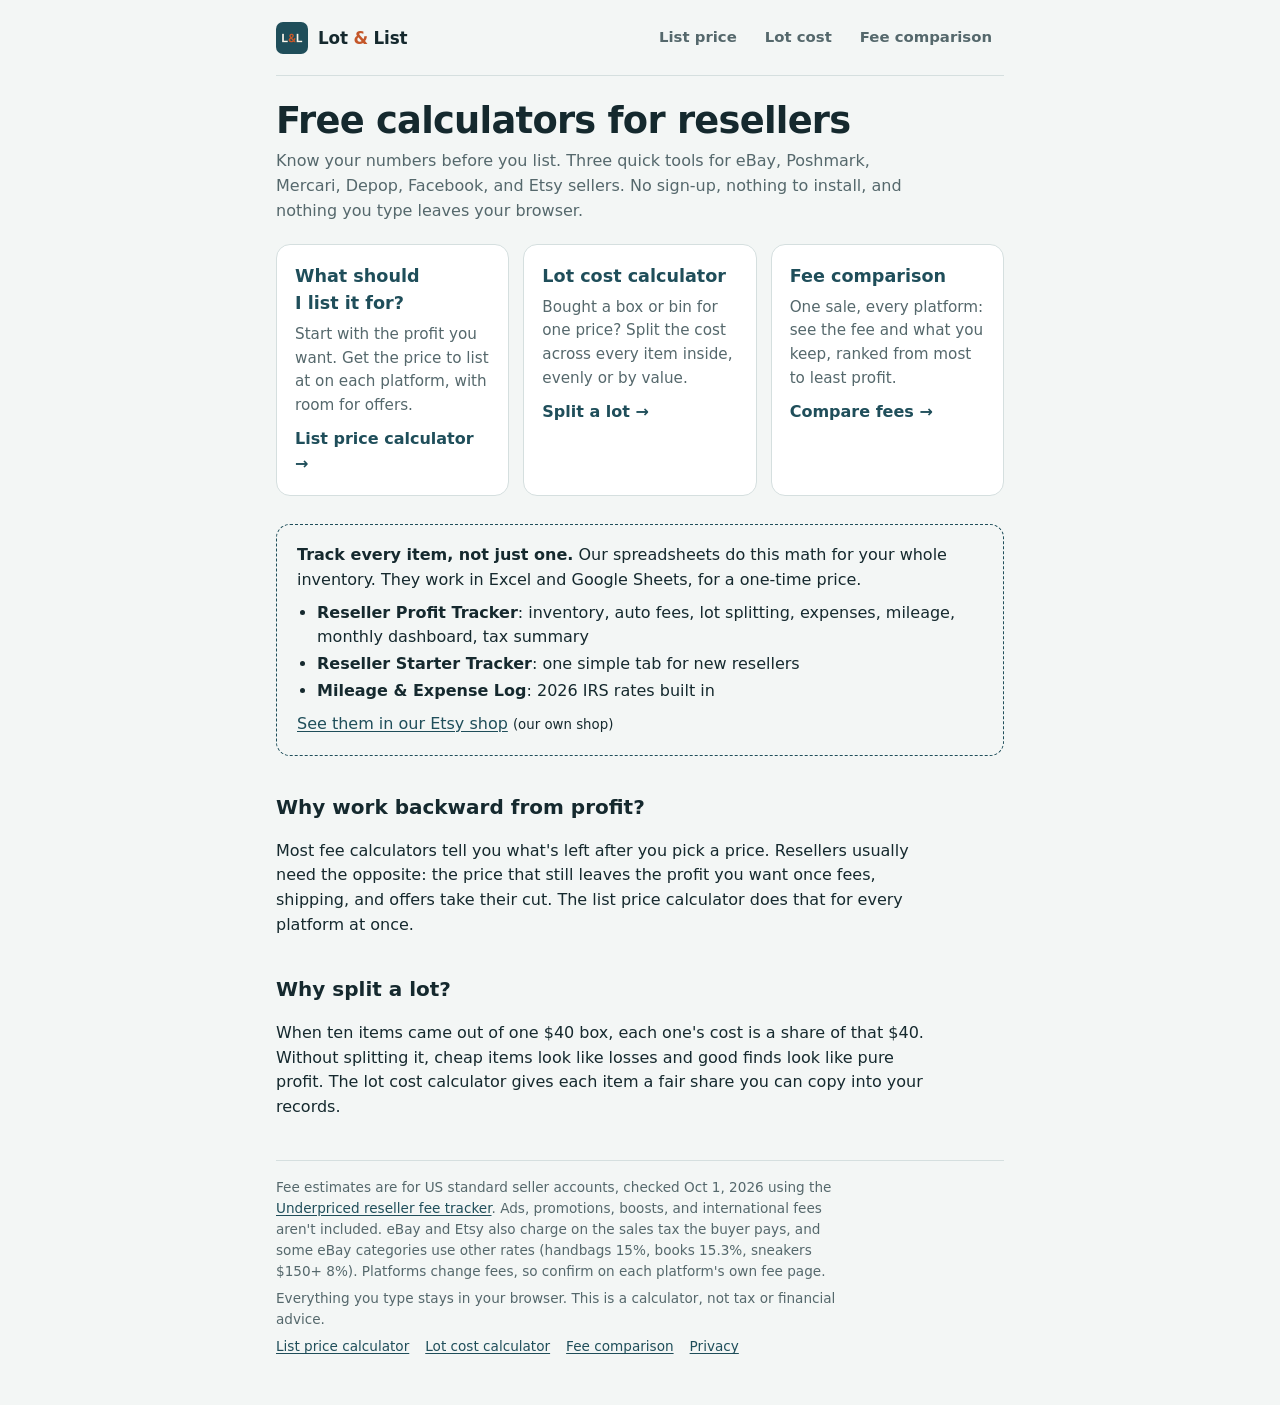
<file: index.html>
<!doctype html>
<html lang="en">
<head>
<meta charset="utf-8">
<meta name="viewport" content="width=device-width, initial-scale=1, viewport-fit=cover">
<title>Lot &amp; List: Free Calculators for Resellers</title>
<meta name="description" content="Free reseller calculators: find what to list an item for, split the cost of a bulk lot, and compare fees on eBay, Poshmark, Mercari, Depop, Facebook, and Etsy.">
<link rel="canonical" href="https://lotandlist.com/">
<meta property="og:type" content="website">
<meta property="og:site_name" content="Lot &amp; List">
<meta property="og:title" content="Lot &amp; List: Free Calculators for Resellers">
<meta property="og:description" content="Free reseller calculators: find what to list an item for, split the cost of a bulk lot, and compare fees on eBay, Poshmark, Mercari, Depop, Facebook, and Etsy.">
<meta property="og:url" content="https://lotandlist.com/">
<meta property="og:image" content="https://lotandlist.com/assets/social.png">
<meta name="theme-color" content="#1F4E5A">
<link rel="icon" href="/favicon.ico" sizes="48x48">
<link rel="icon" type="image/png" sizes="192x192" href="/assets/icon-192.png">
<link rel="apple-touch-icon" href="/apple-touch-icon.png">
<link rel="stylesheet" href="assets/site.css?v=20261106b">
<script src="assets/site.js?v=20261106b" defer></script>
<script src="assets/count.js?v=20261106b" defer></script>
</head>
<body>
<div class="wrap" data-page=""><header class="top"><a class="brand" href="./"><img src="assets/logo-64.png" alt="" width="32" height="32"><span class="word">Lot <b>&amp;</b> List</span></a><nav class="nav" aria-label="Calculators"><a href="list-price-calculator/">List price</a><a href="lot-cost-calculator/">Lot cost</a><a href="fee-comparison/">Fee comparison</a></nav></header><main><h1>Free calculators for resellers</h1>
<p class="lede">Know your numbers before you list. Three quick tools for eBay, Poshmark, Mercari, Depop, Facebook, and Etsy sellers. No sign-up, nothing to install, and nothing you type leaves your browser.</p>
<div class="cards">
<a class="card" href="list-price-calculator/"><h2>What should I list it for?</h2><p>Start with the profit you want. Get the price to list at on each platform, with room for offers.</p><span class="go">List price calculator →</span></a>
<a class="card" href="lot-cost-calculator/"><h2>Lot cost calculator</h2><p>Bought a box or bin for one price? Split the cost across every item inside, evenly or by value.</p><span class="go">Split a lot →</span></a>
<a class="card" href="fee-comparison/"><h2>Fee comparison</h2><p>One sale, every platform: see the fee and what you keep, ranked from most to least profit.</p><span class="go">Compare fees →</span></a>
</div>
<aside class="promo" data-etsy hidden>
<p><strong>Track every item, not just one.</strong> Our spreadsheets do this math for your whole inventory. They work in Excel and Google Sheets, for a one-time price.</p>
<ul>
<li><strong>Reseller Profit Tracker</strong>: inventory, auto fees, lot splitting, expenses, mileage, monthly dashboard, tax summary</li>
<li><strong>Reseller Starter Tracker</strong>: one simple tab for new resellers</li>
<li><strong>Mileage &amp; Expense Log</strong>: 2026 IRS rates built in</li>
</ul>
<p><a data-etsy-link href="https://www.etsy.com/shop/LotAndListShop" rel="noopener" target="_blank">See them in our Etsy shop</a> <small>(our own shop)</small></p>
</aside>
<h2>Why work backward from profit?</h2>
<p>Most fee calculators tell you what's left after you pick a price. Resellers usually need the opposite: the price that still leaves the profit you want once fees, shipping, and offers take their cut. The list price calculator does that for every platform at once.</p>
<h2>Why split a lot?</h2>
<p>When ten items came out of one $40 box, each one's cost is a share of that $40. Without splitting it, cheap items look like losses and good finds look like pure profit. The lot cost calculator gives each item a fair share you can copy into your records.</p></main><footer class="fine">
<p>Fee estimates are for US standard seller accounts, checked <span data-fees-checked>Oct 1, 2026</span> using the <a href="https://www.underpriced.app/data/reseller-fees" rel="noopener" target="_blank">Underpriced reseller fee tracker</a>. Ads, promotions, boosts, and international fees aren't included. eBay and Etsy also charge on the sales tax the buyer pays, and some eBay categories use other rates (handbags 15%, books 15.3%, sneakers $150+ 8%). Platforms change fees, so confirm on each platform's own fee page.</p>
<p>Everything you type stays in your browser. This is a calculator, not tax or financial advice.</p>
<nav aria-label="Site"><a href="list-price-calculator/">List price calculator</a><a href="lot-cost-calculator/">Lot cost calculator</a><a href="fee-comparison/">Fee comparison</a><a href="privacy/">Privacy</a></nav>
</footer></div>
</body>
</html>
</file>
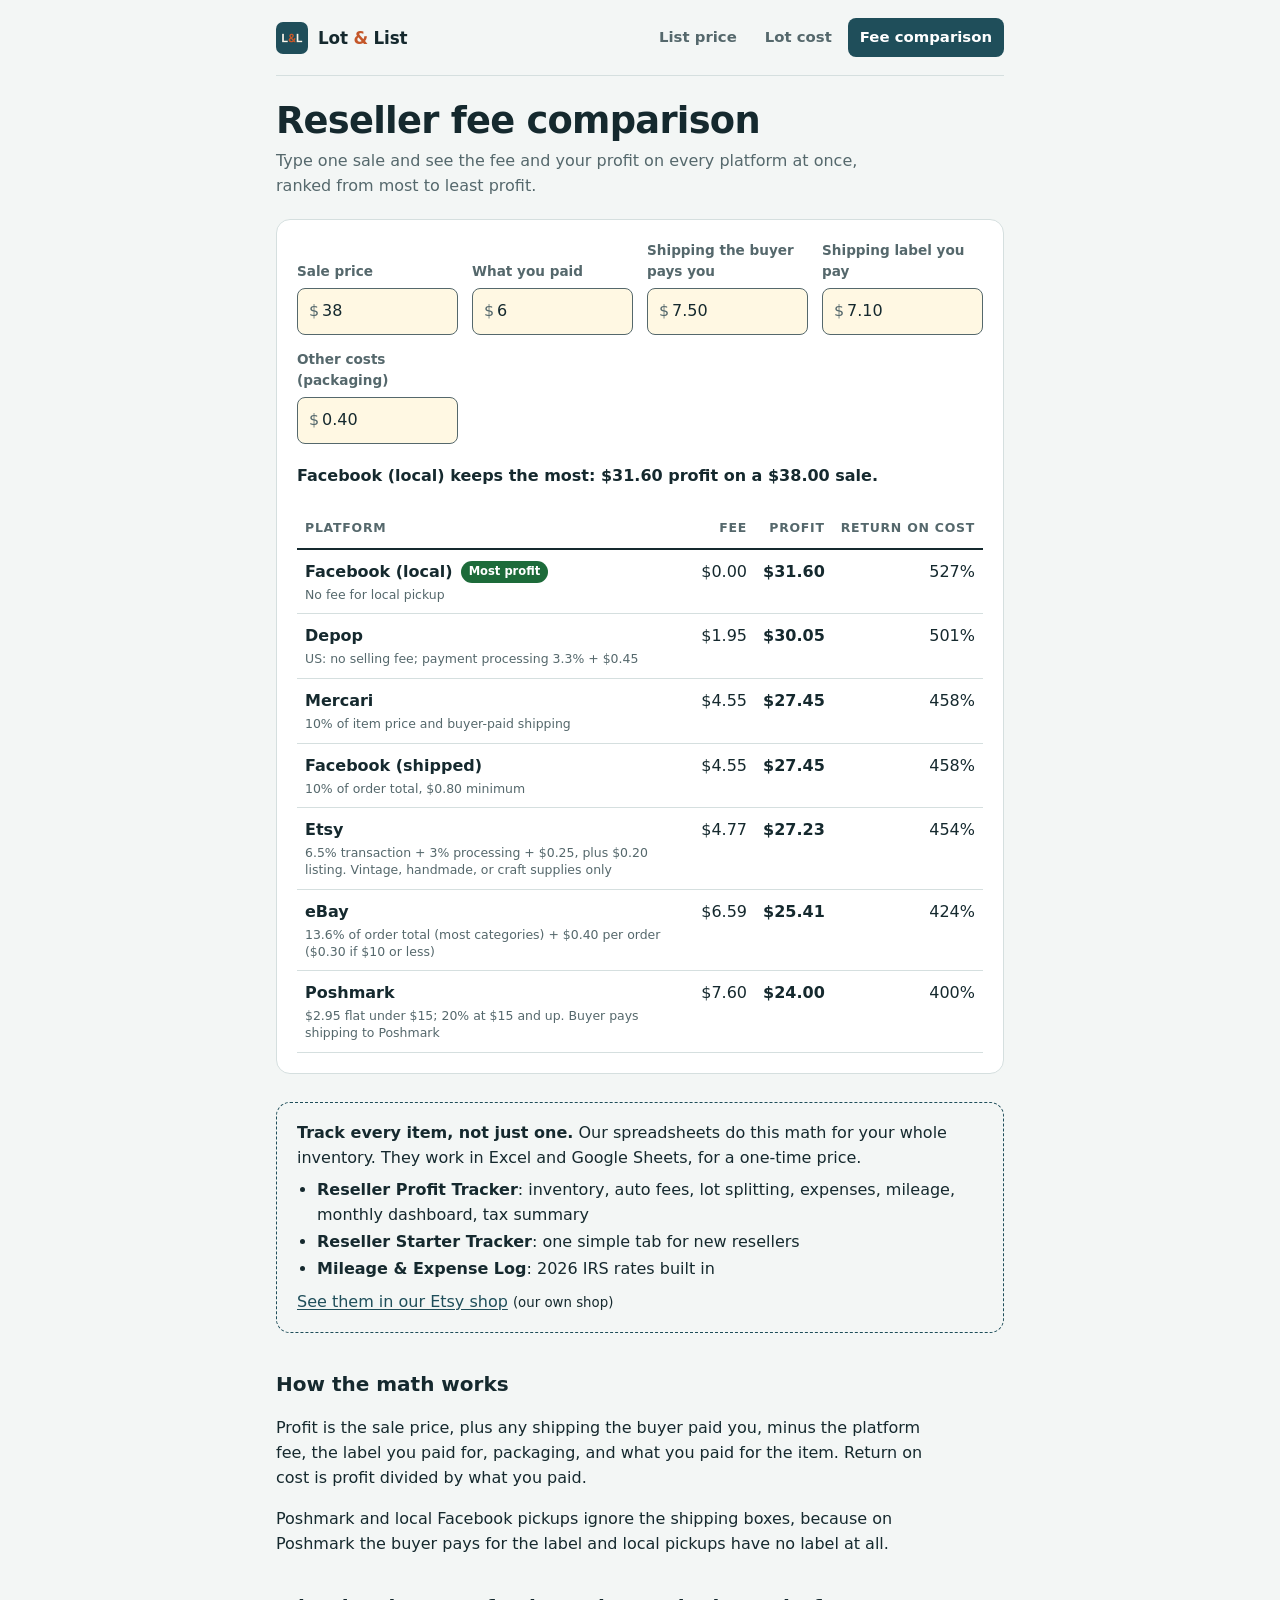
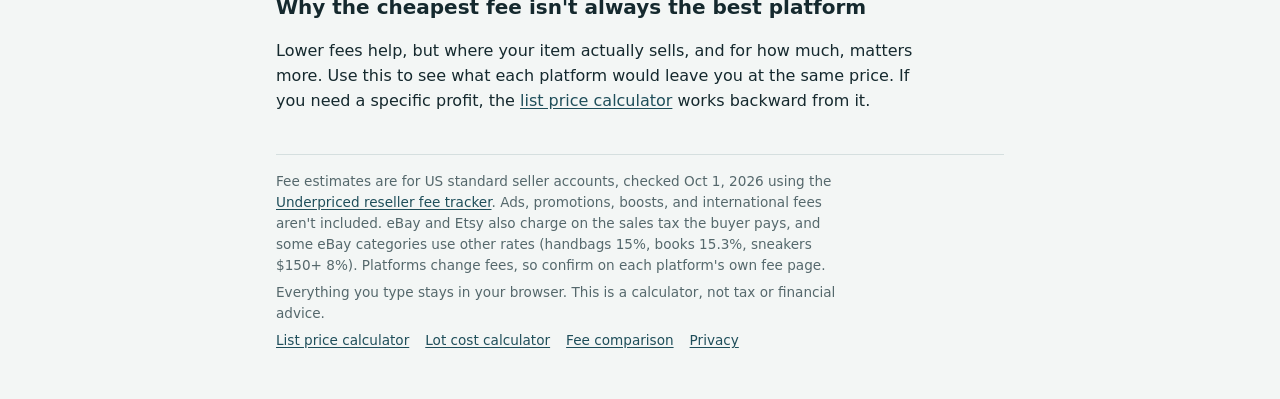
<file: fee-comparison/index.html>
<!doctype html>
<html lang="en">
<head>
<meta charset="utf-8">
<meta name="viewport" content="width=device-width, initial-scale=1, viewport-fit=cover">
<title>eBay vs Poshmark vs Mercari Fees, Side by Side | Lot &amp; List</title>
<meta name="description" content="Type one sale and see the fee and your profit on eBay, Poshmark, Mercari, Depop, Facebook, and Etsy at once, ranked from most to least profit.">
<link rel="canonical" href="https://lotandlist.com/fee-comparison/">
<meta property="og:type" content="website">
<meta property="og:site_name" content="Lot &amp; List">
<meta property="og:title" content="eBay vs Poshmark vs Mercari Fees, Side by Side | Lot &amp; List">
<meta property="og:description" content="Type one sale and see the fee and your profit on eBay, Poshmark, Mercari, Depop, Facebook, and Etsy at once, ranked from most to least profit.">
<meta property="og:url" content="https://lotandlist.com/fee-comparison/">
<meta property="og:image" content="https://lotandlist.com/assets/social.png">
<meta name="theme-color" content="#1F4E5A">
<link rel="icon" href="/favicon.ico" sizes="48x48">
<link rel="icon" type="image/png" sizes="192x192" href="/assets/icon-192.png">
<link rel="apple-touch-icon" href="/apple-touch-icon.png">
<link rel="stylesheet" href="../assets/site.css?v=20261106b">
<script src="../assets/site.js?v=20261106b" defer></script>
<script src="../assets/count.js?v=20261106b" defer></script>
<script type="application/ld+json">{"@context": "https://schema.org", "@type": "WebApplication", "name": "eBay vs Poshmark vs Mercari Fees, Side by Side", "url": "https://lotandlist.com/fee-comparison/", "applicationCategory": "FinanceApplication", "operatingSystem": "Any", "offers": {"@type": "Offer", "price": "0", "priceCurrency": "USD"}}</script>
</head>
<body>
<div class="wrap" data-page="compare"><header class="top"><a class="brand" href="../"><img src="../assets/logo-64.png" alt="" width="32" height="32"><span class="word">Lot <b>&amp;</b> List</span></a><nav class="nav" aria-label="Calculators"><a href="../list-price-calculator/">List price</a><a href="../lot-cost-calculator/">Lot cost</a><a href="../fee-comparison/" aria-current="page">Fee comparison</a></nav></header><main><h1>Reseller fee comparison</h1>
<p class="lede">Type one sale and see the fee and your profit on every platform at once, ranked from most to least profit.</p>
<section class="tool" aria-label="Fee calculator">
<div class="fields">
<div class="field"><label for="price">Sale price</label><div class="money"><input type="text" inputmode="decimal" id="price" value="38" autocomplete="off"></div></div>
<div class="field"><label for="cost">What you paid</label><div class="money"><input type="text" inputmode="decimal" id="cost" value="6" autocomplete="off"></div></div>
<div class="field"><label for="shipIn">Shipping the buyer pays you</label><div class="money"><input type="text" inputmode="decimal" id="shipIn" value="7.50" autocomplete="off"></div></div>
<div class="field"><label for="shipOut">Shipping label you pay</label><div class="money"><input type="text" inputmode="decimal" id="shipOut" value="7.10" autocomplete="off"></div></div>
<div class="field"><label for="other">Other costs (packaging)</label><div class="money"><input type="text" inputmode="decimal" id="other" value="0.40" autocomplete="off"></div></div>
</div>
<p class="summary" id="cmp-summary" aria-live="polite"></p>
<div class="ledger-wrap"><table class="ledger">
<thead><tr><th scope="col">Platform</th><th scope="col" class="num">Fee</th><th scope="col" class="num">Profit</th><th scope="col" class="num">Return on cost</th></tr></thead>
<tbody id="cmp-body"></tbody></table></div>
</section>
<aside class="promo" data-etsy hidden>
<p><strong>Track every item, not just one.</strong> Our spreadsheets do this math for your whole inventory. They work in Excel and Google Sheets, for a one-time price.</p>
<ul>
<li><strong>Reseller Profit Tracker</strong>: inventory, auto fees, lot splitting, expenses, mileage, monthly dashboard, tax summary</li>
<li><strong>Reseller Starter Tracker</strong>: one simple tab for new resellers</li>
<li><strong>Mileage &amp; Expense Log</strong>: 2026 IRS rates built in</li>
</ul>
<p><a data-etsy-link href="https://www.etsy.com/shop/LotAndListShop" rel="noopener" target="_blank">See them in our Etsy shop</a> <small>(our own shop)</small></p>
</aside>
<h2>How the math works</h2>
<p>Profit is the sale price, plus any shipping the buyer paid you, minus the platform fee, the label you paid for, packaging, and what you paid for the item. Return on cost is profit divided by what you paid.</p>
<p>Poshmark and local Facebook pickups ignore the shipping boxes, because on Poshmark the buyer pays for the label and local pickups have no label at all.</p>
<h2>Why the cheapest fee isn't always the best platform</h2>
<p>Lower fees help, but where your item actually sells, and for how much, matters more. Use this to see what each platform would leave you at the same price. If you need a specific profit, the <a href="../list-price-calculator/">list price calculator</a> works backward from it.</p></main><footer class="fine">
<p>Fee estimates are for US standard seller accounts, checked <span data-fees-checked>Oct 1, 2026</span> using the <a href="https://www.underpriced.app/data/reseller-fees" rel="noopener" target="_blank">Underpriced reseller fee tracker</a>. Ads, promotions, boosts, and international fees aren't included. eBay and Etsy also charge on the sales tax the buyer pays, and some eBay categories use other rates (handbags 15%, books 15.3%, sneakers $150+ 8%). Platforms change fees, so confirm on each platform's own fee page.</p>
<p>Everything you type stays in your browser. This is a calculator, not tax or financial advice.</p>
<nav aria-label="Site"><a href="../list-price-calculator/">List price calculator</a><a href="../lot-cost-calculator/">Lot cost calculator</a><a href="../fee-comparison/">Fee comparison</a><a href="../privacy/">Privacy</a></nav>
</footer></div>
</body>
</html>
</file>
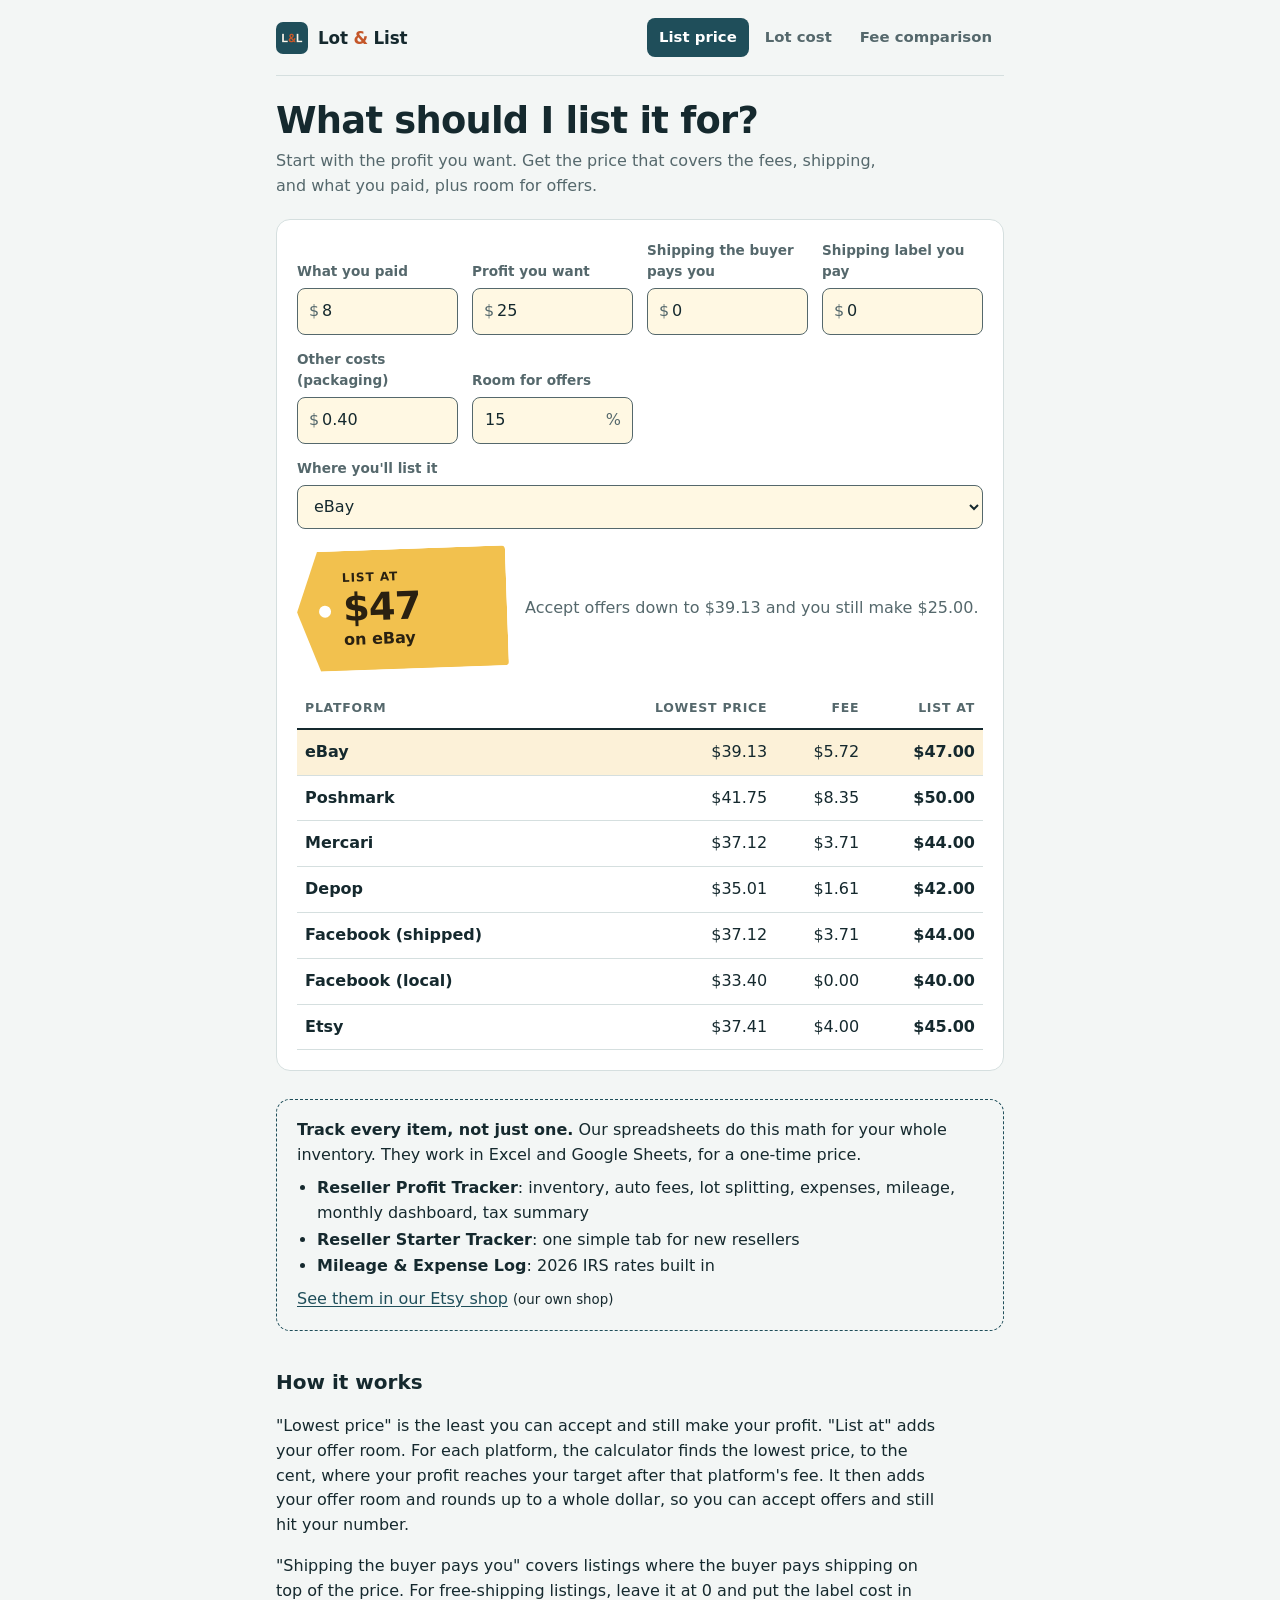
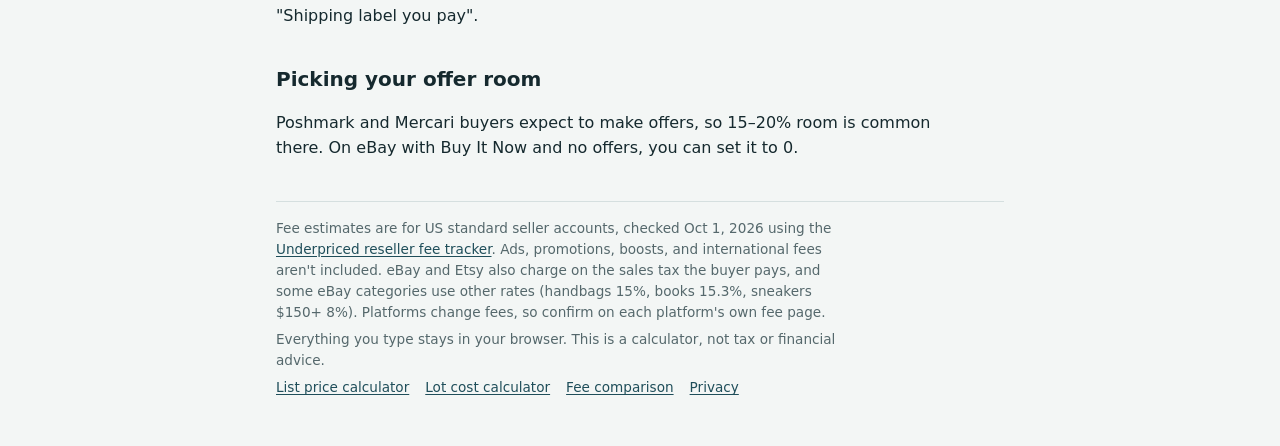
<file: list-price-calculator/index.html>
<!doctype html>
<html lang="en">
<head>
<meta charset="utf-8">
<meta name="viewport" content="width=device-width, initial-scale=1, viewport-fit=cover">
<title>What Should I List It For? Reseller Price Calculator | Lot &amp; List</title>
<meta name="description" content="Work backward from the profit you want to the price to list at on eBay, Poshmark, Mercari, Depop, Facebook, or Etsy, after fees, shipping, and room for offers.">
<link rel="canonical" href="https://lotandlist.com/list-price-calculator/">
<meta property="og:type" content="website">
<meta property="og:site_name" content="Lot &amp; List">
<meta property="og:title" content="What Should I List It For? Reseller Price Calculator | Lot &amp; List">
<meta property="og:description" content="Work backward from the profit you want to the price to list at on eBay, Poshmark, Mercari, Depop, Facebook, or Etsy, after fees, shipping, and room for offers.">
<meta property="og:url" content="https://lotandlist.com/list-price-calculator/">
<meta property="og:image" content="https://lotandlist.com/assets/social.png">
<meta name="theme-color" content="#1F4E5A">
<link rel="icon" href="/favicon.ico" sizes="48x48">
<link rel="icon" type="image/png" sizes="192x192" href="/assets/icon-192.png">
<link rel="apple-touch-icon" href="/apple-touch-icon.png">
<link rel="stylesheet" href="../assets/site.css?v=20261106b">
<script src="../assets/site.js?v=20261106b" defer></script>
<script src="../assets/count.js?v=20261106b" defer></script>
<script type="application/ld+json">{"@context": "https://schema.org", "@type": "WebApplication", "name": "What Should I List It For? Reseller Price Calculator", "url": "https://lotandlist.com/list-price-calculator/", "applicationCategory": "FinanceApplication", "operatingSystem": "Any", "offers": {"@type": "Offer", "price": "0", "priceCurrency": "USD"}}</script>
</head>
<body>
<div class="wrap" data-page="listprice"><header class="top"><a class="brand" href="../"><img src="../assets/logo-64.png" alt="" width="32" height="32"><span class="word">Lot <b>&amp;</b> List</span></a><nav class="nav" aria-label="Calculators"><a href="../list-price-calculator/" aria-current="page">List price</a><a href="../lot-cost-calculator/">Lot cost</a><a href="../fee-comparison/">Fee comparison</a></nav></header><main><h1>What should I list it for?</h1>
<p class="lede">Start with the profit you want. Get the price that covers the fees, shipping, and what you paid, plus room for offers.</p>
<section class="tool" aria-label="List price calculator">
<div class="fields">
<div class="field"><label for="lp-cost">What you paid</label><div class="money"><input type="text" inputmode="decimal" id="lp-cost" value="8" autocomplete="off"></div></div>
<div class="field"><label for="lp-target">Profit you want</label><div class="money"><input type="text" inputmode="decimal" id="lp-target" value="25" autocomplete="off"></div></div>
<div class="field"><label for="lp-shipIn">Shipping the buyer pays you</label><div class="money"><input type="text" inputmode="decimal" id="lp-shipIn" value="0" autocomplete="off"></div></div>
<div class="field"><label for="lp-shipOut">Shipping label you pay</label><div class="money"><input type="text" inputmode="decimal" id="lp-shipOut" value="0" autocomplete="off"></div></div>
<div class="field"><label for="lp-other">Other costs (packaging)</label><div class="money"><input type="text" inputmode="decimal" id="lp-other" value="0.40" autocomplete="off"></div></div>
<div class="field"><label for="lp-offer">Room for offers</label><div class="pct"><input type="text" inputmode="decimal" id="lp-offer" value="15" autocomplete="off"></div></div>
<div class="field field-wide"><label for="lp-platform">Where you'll list it</label><select id="lp-platform"></select></div>
</div>
<div class="tag-row" aria-live="polite">
<div class="tag"><small>List at</small><strong id="tag-price">–</strong><span id="tag-platform"></span></div>
<p class="tag-detail" id="tag-detail"></p>
</div>
<div class="ledger-wrap"><table class="ledger">
<thead><tr><th scope="col">Platform</th><th scope="col" class="num">Lowest price</th><th scope="col" class="num">Fee</th><th scope="col" class="num">List at</th></tr></thead>
<tbody id="lp-body"></tbody></table></div>
</section>
<aside class="promo" data-etsy hidden>
<p><strong>Track every item, not just one.</strong> Our spreadsheets do this math for your whole inventory. They work in Excel and Google Sheets, for a one-time price.</p>
<ul>
<li><strong>Reseller Profit Tracker</strong>: inventory, auto fees, lot splitting, expenses, mileage, monthly dashboard, tax summary</li>
<li><strong>Reseller Starter Tracker</strong>: one simple tab for new resellers</li>
<li><strong>Mileage &amp; Expense Log</strong>: 2026 IRS rates built in</li>
</ul>
<p><a data-etsy-link href="https://www.etsy.com/shop/LotAndListShop" rel="noopener" target="_blank">See them in our Etsy shop</a> <small>(our own shop)</small></p>
</aside>
<h2>How it works</h2>
<p>"Lowest price" is the least you can accept and still make your profit. "List at" adds your offer room. For each platform, the calculator finds the lowest price, to the cent, where your profit reaches your target after that platform's fee. It then adds your offer room and rounds up to a whole dollar, so you can accept offers and still hit your number.</p>
<p>"Shipping the buyer pays you" covers listings where the buyer pays shipping on top of the price. For free-shipping listings, leave it at 0 and put the label cost in "Shipping label you pay".</p>
<h2>Picking your offer room</h2>
<p>Poshmark and Mercari buyers expect to make offers, so 15–20% room is common there. On eBay with Buy It Now and no offers, you can set it to 0.</p></main><footer class="fine">
<p>Fee estimates are for US standard seller accounts, checked <span data-fees-checked>Oct 1, 2026</span> using the <a href="https://www.underpriced.app/data/reseller-fees" rel="noopener" target="_blank">Underpriced reseller fee tracker</a>. Ads, promotions, boosts, and international fees aren't included. eBay and Etsy also charge on the sales tax the buyer pays, and some eBay categories use other rates (handbags 15%, books 15.3%, sneakers $150+ 8%). Platforms change fees, so confirm on each platform's own fee page.</p>
<p>Everything you type stays in your browser. This is a calculator, not tax or financial advice.</p>
<nav aria-label="Site"><a href="../list-price-calculator/">List price calculator</a><a href="../lot-cost-calculator/">Lot cost calculator</a><a href="../fee-comparison/">Fee comparison</a><a href="../privacy/">Privacy</a></nav>
</footer></div>
</body>
</html>
</file>
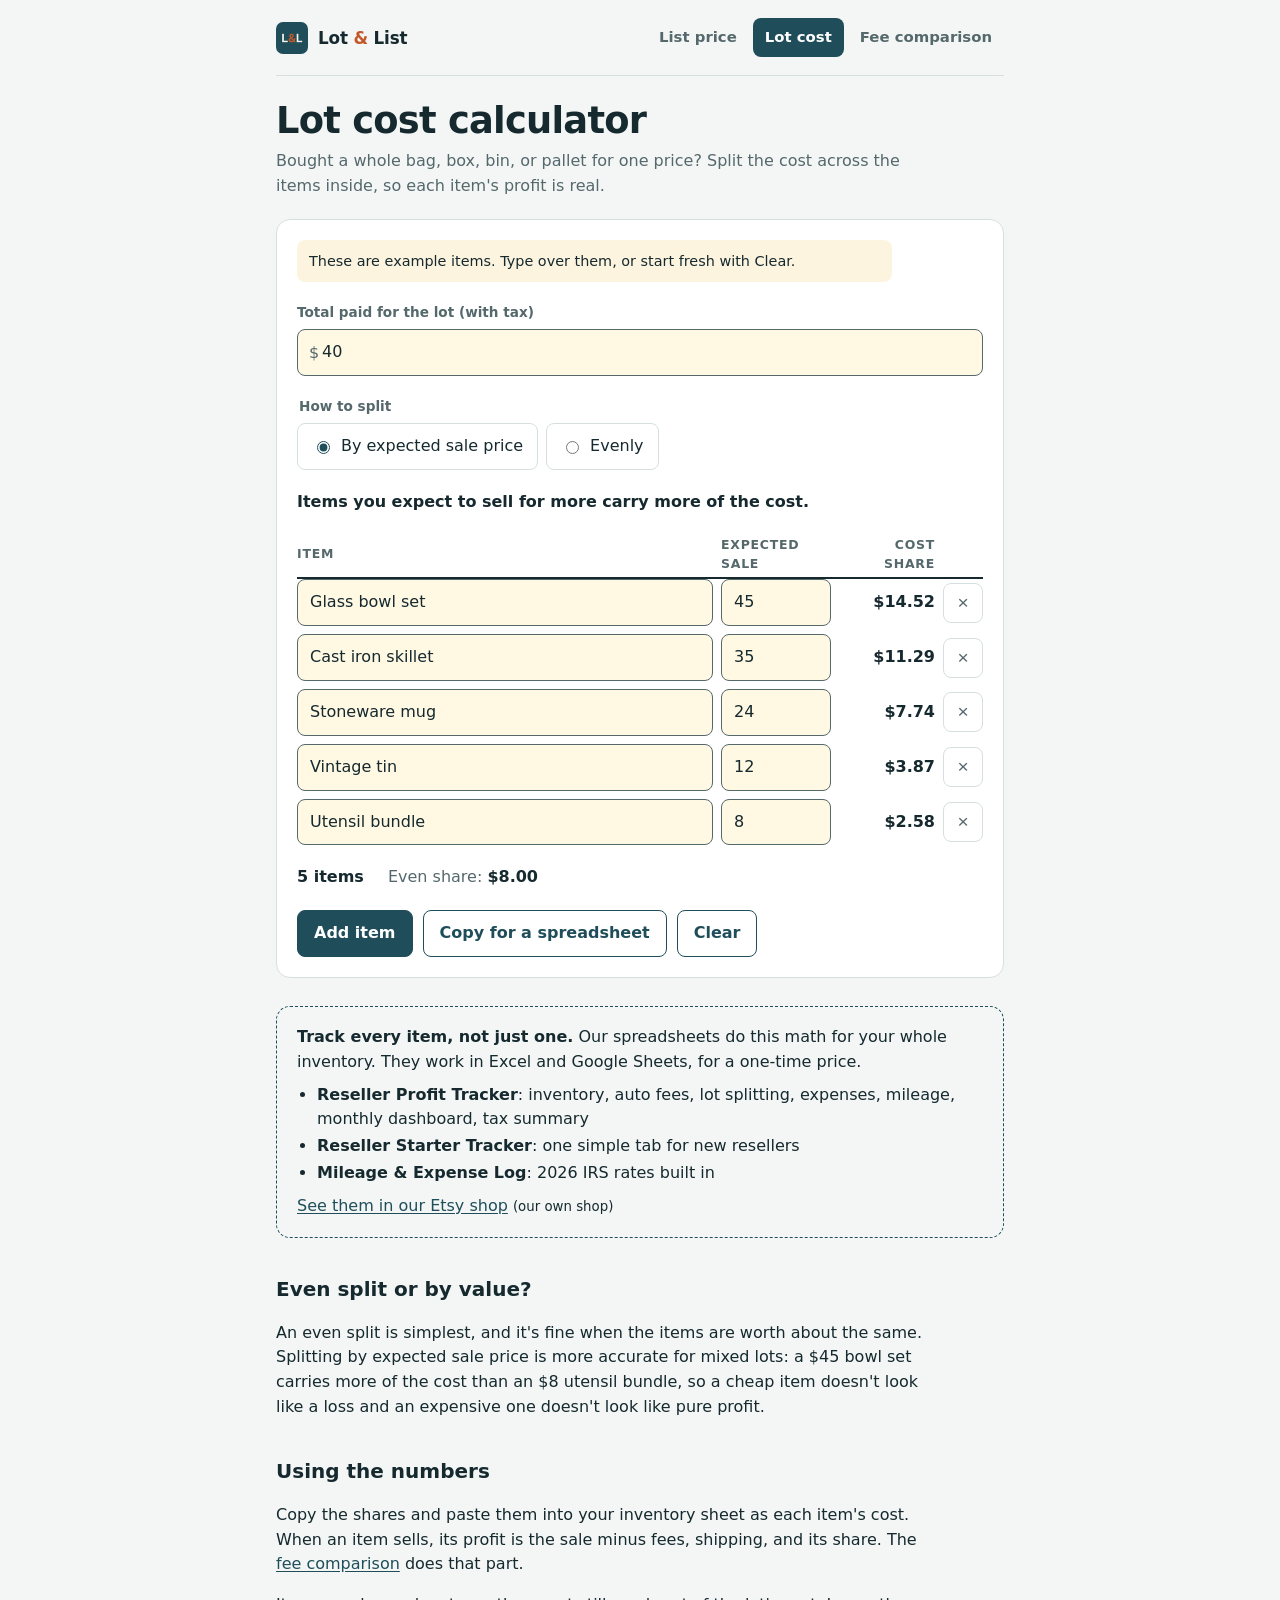
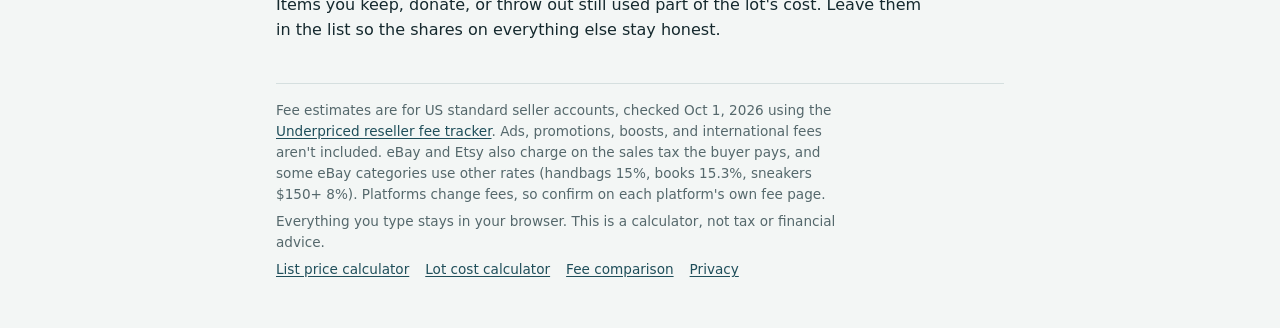
<file: lot-cost-calculator/index.html>
<!doctype html>
<html lang="en">
<head>
<meta charset="utf-8">
<meta name="viewport" content="width=device-width, initial-scale=1, viewport-fit=cover">
<title>Lot Cost Calculator: Cost per Item From a Bulk Buy | Lot &amp; List</title>
<meta name="description" content="Split what you paid for a bag, box, bin, or pallet across the items inside, evenly or by what each should sell for, so every item&#x27;s profit is real.">
<link rel="canonical" href="https://lotandlist.com/lot-cost-calculator/">
<meta property="og:type" content="website">
<meta property="og:site_name" content="Lot &amp; List">
<meta property="og:title" content="Lot Cost Calculator: Cost per Item From a Bulk Buy | Lot &amp; List">
<meta property="og:description" content="Split what you paid for a bag, box, bin, or pallet across the items inside, evenly or by what each should sell for, so every item&#x27;s profit is real.">
<meta property="og:url" content="https://lotandlist.com/lot-cost-calculator/">
<meta property="og:image" content="https://lotandlist.com/assets/social.png">
<meta name="theme-color" content="#1F4E5A">
<link rel="icon" href="/favicon.ico" sizes="48x48">
<link rel="icon" type="image/png" sizes="192x192" href="/assets/icon-192.png">
<link rel="apple-touch-icon" href="/apple-touch-icon.png">
<link rel="stylesheet" href="../assets/site.css?v=20261106b">
<script src="../assets/site.js?v=20261106b" defer></script>
<script src="../assets/count.js?v=20261106b" defer></script>
<script type="application/ld+json">{"@context": "https://schema.org", "@type": "WebApplication", "name": "Lot Cost Calculator: Cost per Item From a Bulk Buy", "url": "https://lotandlist.com/lot-cost-calculator/", "applicationCategory": "FinanceApplication", "operatingSystem": "Any", "offers": {"@type": "Offer", "price": "0", "priceCurrency": "USD"}}</script>
</head>
<body>
<div class="wrap" data-page="lot"><header class="top"><a class="brand" href="../"><img src="../assets/logo-64.png" alt="" width="32" height="32"><span class="word">Lot <b>&amp;</b> List</span></a><nav class="nav" aria-label="Calculators"><a href="../list-price-calculator/">List price</a><a href="../lot-cost-calculator/" aria-current="page">Lot cost</a><a href="../fee-comparison/">Fee comparison</a></nav></header><main><h1>Lot cost calculator</h1>
<p class="lede">Bought a whole bag, box, bin, or pallet for one price? Split the cost across the items inside, so each item's profit is real.</p>
<section class="tool" aria-label="Lot cost splitter">
<p class="example" id="lot-example">These are example items. Type over them, or start fresh with Clear.</p>
<div class="fields">
<div class="field"><label for="lot-total">Total paid for the lot (with tax)</label><div class="money"><input type="text" inputmode="decimal" id="lot-total" autocomplete="off"></div></div>
</div>
<fieldset class="choice"><legend>How to split</legend>
<label><input type="radio" name="method" value="value" id="m-value"> By expected sale price</label>
<label><input type="radio" name="method" value="even" id="m-even"> Evenly</label>
</fieldset>
<p id="lot-note" class="summary" aria-live="polite"></p>
<div>
<div class="lot-head"><span>Item</span><span>Expected sale</span><span style="text-align:right">Cost share</span><span></span></div>
<div class="lot-rows" id="lot-items"></div>
</div>
<p class="stats"><span><b id="lot-count">0 items</b></span><span>Even share: <b id="lot-avg">–</b></span></p>
<div class="actions">
<button type="button" class="btn" id="lot-add">Add item</button>
<button type="button" class="btn ghost" id="lot-copy">Copy for a spreadsheet</button>
<button type="button" class="btn ghost" id="lot-clear">Clear</button>
</div>
</section>
<aside class="promo" data-etsy hidden>
<p><strong>Track every item, not just one.</strong> Our spreadsheets do this math for your whole inventory. They work in Excel and Google Sheets, for a one-time price.</p>
<ul>
<li><strong>Reseller Profit Tracker</strong>: inventory, auto fees, lot splitting, expenses, mileage, monthly dashboard, tax summary</li>
<li><strong>Reseller Starter Tracker</strong>: one simple tab for new resellers</li>
<li><strong>Mileage &amp; Expense Log</strong>: 2026 IRS rates built in</li>
</ul>
<p><a data-etsy-link href="https://www.etsy.com/shop/LotAndListShop" rel="noopener" target="_blank">See them in our Etsy shop</a> <small>(our own shop)</small></p>
</aside>
<h2>Even split or by value?</h2>
<p>An even split is simplest, and it's fine when the items are worth about the same. Splitting by expected sale price is more accurate for mixed lots: a $45 bowl set carries more of the cost than an $8 utensil bundle, so a cheap item doesn't look like a loss and an expensive one doesn't look like pure profit.</p>
<h2>Using the numbers</h2>
<p>Copy the shares and paste them into your inventory sheet as each item's cost. When an item sells, its profit is the sale minus fees, shipping, and its share. The <a href="../fee-comparison/">fee comparison</a> does that part.</p>
<p>Items you keep, donate, or throw out still used part of the lot's cost. Leave them in the list so the shares on everything else stay honest.</p></main><footer class="fine">
<p>Fee estimates are for US standard seller accounts, checked <span data-fees-checked>Oct 1, 2026</span> using the <a href="https://www.underpriced.app/data/reseller-fees" rel="noopener" target="_blank">Underpriced reseller fee tracker</a>. Ads, promotions, boosts, and international fees aren't included. eBay and Etsy also charge on the sales tax the buyer pays, and some eBay categories use other rates (handbags 15%, books 15.3%, sneakers $150+ 8%). Platforms change fees, so confirm on each platform's own fee page.</p>
<p>Everything you type stays in your browser. This is a calculator, not tax or financial advice.</p>
<nav aria-label="Site"><a href="../list-price-calculator/">List price calculator</a><a href="../lot-cost-calculator/">Lot cost calculator</a><a href="../fee-comparison/">Fee comparison</a><a href="../privacy/">Privacy</a></nav>
</footer></div>
</body>
</html>
</file>
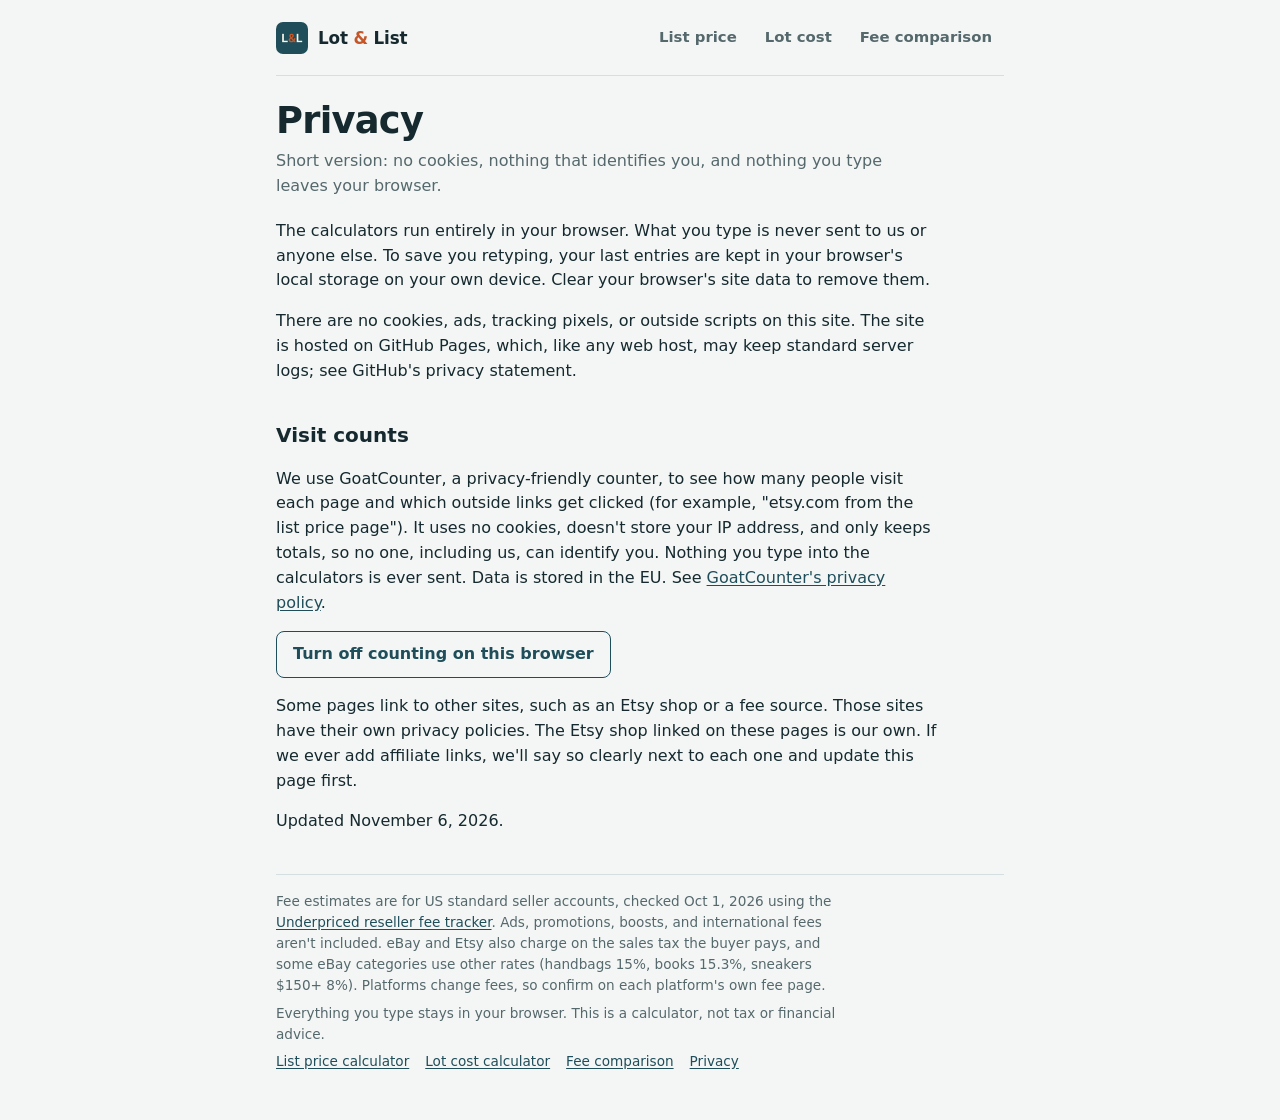
<file: privacy/index.html>
<!doctype html>
<html lang="en">
<head>
<meta charset="utf-8">
<meta name="viewport" content="width=device-width, initial-scale=1, viewport-fit=cover">
<title>Privacy | Lot &amp; List</title>
<meta name="description" content="Lot &amp; List collects no personal data: no cookies, cookie-free visit counts only, and everything you type stays in your browser.">
<link rel="canonical" href="https://lotandlist.com/privacy/">
<meta property="og:type" content="website">
<meta property="og:site_name" content="Lot &amp; List">
<meta property="og:title" content="Privacy | Lot &amp; List">
<meta property="og:description" content="Lot &amp; List collects no personal data: no cookies, cookie-free visit counts only, and everything you type stays in your browser.">
<meta property="og:url" content="https://lotandlist.com/privacy/">
<meta property="og:image" content="https://lotandlist.com/assets/social.png">
<meta name="theme-color" content="#1F4E5A">
<link rel="icon" href="/favicon.ico" sizes="48x48">
<link rel="icon" type="image/png" sizes="192x192" href="/assets/icon-192.png">
<link rel="apple-touch-icon" href="/apple-touch-icon.png">
<link rel="stylesheet" href="../assets/site.css?v=20261106b">
<script src="../assets/site.js?v=20261106b" defer></script>
<script src="../assets/count.js?v=20261106b" defer></script>
</head>
<body>
<div class="wrap" data-page=""><header class="top"><a class="brand" href="../"><img src="../assets/logo-64.png" alt="" width="32" height="32"><span class="word">Lot <b>&amp;</b> List</span></a><nav class="nav" aria-label="Calculators"><a href="../list-price-calculator/">List price</a><a href="../lot-cost-calculator/">Lot cost</a><a href="../fee-comparison/">Fee comparison</a></nav></header><main><h1>Privacy</h1>
<p class="lede">Short version: no cookies, nothing that identifies you, and nothing you type leaves your browser.</p>
<p>The calculators run entirely in your browser. What you type is never sent to us or anyone else. To save you retyping, your last entries are kept in your browser's local storage on your own device. Clear your browser's site data to remove them.</p>
<p>There are no cookies, ads, tracking pixels, or outside scripts on this site. The site is hosted on GitHub Pages, which, like any web host, may keep standard server logs; see GitHub's privacy statement.</p>
<h2>Visit counts</h2>
<p>We use GoatCounter, a privacy-friendly counter, to see how many people visit each page and which outside links get clicked (for example, "etsy.com from the list price page"). It uses no cookies, doesn't store your IP address, and only keeps totals, so no one, including us, can identify you. Nothing you type into the calculators is ever sent. Data is stored in the EU. See <a href="https://www.goatcounter.com/privacy" rel="noopener" target="_blank">GoatCounter's privacy policy</a>.</p>
<p><button type="button" class="btn ghost" id="count-toggle">Turn off counting on this browser</button> <span id="count-status" aria-live="polite"></span></p>
<p>Some pages link to other sites, such as an Etsy shop or a fee source. Those sites have their own privacy policies. The Etsy shop linked on these pages is our own. If we ever add affiliate links, we'll say so clearly next to each one and update this page first.</p>
<p>Updated November 6, 2026.</p></main><footer class="fine">
<p>Fee estimates are for US standard seller accounts, checked <span data-fees-checked>Oct 1, 2026</span> using the <a href="https://www.underpriced.app/data/reseller-fees" rel="noopener" target="_blank">Underpriced reseller fee tracker</a>. Ads, promotions, boosts, and international fees aren't included. eBay and Etsy also charge on the sales tax the buyer pays, and some eBay categories use other rates (handbags 15%, books 15.3%, sneakers $150+ 8%). Platforms change fees, so confirm on each platform's own fee page.</p>
<p>Everything you type stays in your browser. This is a calculator, not tax or financial advice.</p>
<nav aria-label="Site"><a href="../list-price-calculator/">List price calculator</a><a href="../lot-cost-calculator/">Lot cost calculator</a><a href="../fee-comparison/">Fee comparison</a><a href="../privacy/">Privacy</a></nav>
</footer></div>
<script>
document.addEventListener("DOMContentLoaded", function () {
  var b = document.getElementById("count-toggle"), st = document.getElementById("count-status");
  if (!b) return;
  function show() { var off = window.LotCount && window.LotCount.isOff(); b.textContent = off ? "Turn counting back on" : "Turn off counting on this browser"; st.textContent = off ? "Counting is off on this browser." : ""; }
  b.addEventListener("click", function () { if (window.LotCount) { window.LotCount.setOff(!window.LotCount.isOff()); show(); } });
  show();
});
</script>
</body>
</html>
</file>
<file: assets/site.css>
/* Lot & List. Layout: one narrow working column; tool card first, plain guide text after. Ledger rows with tabular figures; the list price shows on a hang tag. */
:root {
  --paper: #F3F6F5;      /* page */
  --sheet: #FFFFFF;      /* tool surface */
  --ink: #15292E;        /* text */
  --muted: #55686C;      /* secondary text */
  --rule: #D5DFDF;       /* lines */
  --brand: #1F4E5A;      /* ledger teal */
  --brand-ink: #FFFFFF;
  --tag: #F2C14E;        /* manila price tag */
  --tag-ink: #2A2111;
  --input: #FFF8E3;      /* fields you fill */
  --good: #1D6B3A;
  --loss: #B3261E;
  --focus: #2F7D8F;
  --accent: #C4572A;    /* the orange & */
  --font: system-ui, -apple-system, "Segoe UI", Roboto, "Helvetica Neue", Arial, sans-serif;
  --mono: ui-monospace, "SF Mono", Menlo, Consolas, monospace;
}
@media (prefers-color-scheme: dark) {
  :root:not([data-theme="light"]) {
    --paper: #0F1A1C; --sheet: #16252A; --ink: #E4ECEC; --muted: #9DB0B3; --rule: #2A3D42;
    --brand: #7FC3D1; --brand-ink: #0F1A1C; --tag: #E8B848; --tag-ink: #241B08; --input: #1F2E25;
    --good: #6FD39A; --loss: #FF8A80; --focus: #9AD6E2; --accent: #F08A5D; color-scheme: dark;
  }
}
:root[data-theme="dark"] {
  --paper: #0F1A1C; --sheet: #16252A; --ink: #E4ECEC; --muted: #9DB0B3; --rule: #2A3D42;
  --brand: #7FC3D1; --brand-ink: #0F1A1C; --tag: #E8B848; --tag-ink: #241B08; --input: #1F2E25;
  --good: #6FD39A; --loss: #FF8A80; --focus: #9AD6E2; --accent: #F08A5D; color-scheme: dark;
}

* { box-sizing: border-box; }
[hidden] { display: none !important; }
html { -webkit-text-size-adjust: 100%; }
body { margin: 0; background: var(--paper); color: var(--ink); font: 16px/1.55 var(--font); }
.wrap { max-width: 760px; margin: 0 auto; padding-inline: 16px; padding-block: 0 48px; }
a { color: var(--brand); text-underline-offset: 2px; }
:focus-visible { outline: 3px solid var(--focus); outline-offset: 2px; }

.top { display: flex; flex-wrap: wrap; align-items: center; justify-content: space-between; gap: 8px 16px; padding-block: 18px; border-bottom: 1px solid var(--rule); margin-bottom: 24px; }
.brand { font-weight: 800; letter-spacing: -0.01em; text-decoration: none; color: var(--ink); font-size: 1.05rem; }
.brand { display: inline-flex; align-items: center; gap: 10px; }
.brand img { width: 32px; height: 32px; border-radius: 7px; }
.brand .word b { color: var(--accent); font-weight: 800; }
.nav { display: flex; flex-wrap: wrap; gap: 4px; }
.nav a { text-decoration: none; padding: 8px 12px; border-radius: 8px; color: var(--muted); font-weight: 600; font-size: 0.93rem; }
.nav a[aria-current="page"] { background: var(--brand); color: var(--brand-ink); }

h1 { font-size: clamp(1.7rem, 4.5vw, 2.3rem); line-height: 1.12; letter-spacing: -0.02em; margin: 0 0 8px; text-wrap: balance; }
.lede { color: var(--muted); margin: 0 0 20px; max-width: 62ch; }
h2 { font-size: 1.25rem; margin: 36px 0 8px; text-wrap: balance; }
p, li { max-width: 65ch; }

.tool { background: var(--sheet); border: 1px solid var(--rule); border-radius: 14px; padding: 20px; display: grid; gap: 20px; }
.fields { display: grid; grid-template-columns: repeat(auto-fit, minmax(150px, 1fr)); gap: 14px; }
.field { display: grid; gap: 6px; min-width: 0; align-content: end; } /* line inputs up when a label in the row wraps */
.field-wide { grid-column: 1 / -1; }
.field label { font-size: 0.85rem; font-weight: 650; color: var(--muted); }
input[type=text], select {
  width: 100%; font: inherit; font-variant-numeric: tabular-nums; color: var(--ink);
  background: var(--input); border: 1px solid var(--muted); border-radius: 8px; padding: 10px 12px; min-height: 44px;
}
.money { position: relative; }
.money::before { content: "$"; position: absolute; left: 12px; top: 50%; transform: translateY(-50%); color: var(--muted); pointer-events: none; }
.money input { padding-left: 24px; }
.pct { position: relative; }
.pct::after { content: "%"; position: absolute; right: 12px; top: 50%; transform: translateY(-50%); color: var(--muted); pointer-events: none; }

.summary { font-weight: 650; margin: 0; }
.ledger-wrap { overflow-x: auto; }
table.ledger { width: 100%; border-collapse: collapse; font-variant-numeric: tabular-nums; }
.ledger th, .ledger td { padding: 10px 8px; border-bottom: 1px solid var(--rule); text-align: left; vertical-align: top; }
.ledger thead th { font-size: 0.78rem; text-transform: uppercase; letter-spacing: 0.06em; color: var(--muted); font-weight: 700; border-bottom: 2px solid var(--ink); }
.ledger tbody th { font-weight: 650; }
.ledger tbody th small { display: block; font-weight: 400; color: var(--muted); font-size: 0.78rem; line-height: 1.35; margin-top: 2px; }
.ledger .num { text-align: right; white-space: nowrap; }
.ledger .strong { font-weight: 750; }
.ledger .loss { color: var(--loss); }
.ledger tr.picked th, .ledger tr.picked td { background: color-mix(in srgb, var(--tag) 22%, transparent); }
.pill { display: inline-block; margin-left: 8px; padding: 2px 8px; border-radius: 999px; background: var(--good); color: var(--sheet); font-size: 0.72rem; font-weight: 700; vertical-align: 2px; }

/* the hang tag */
.tag-row { display: flex; flex-wrap: wrap; align-items: center; gap: 18px; }
.tag {
  position: relative; background: var(--tag); color: var(--tag-ink); padding: 18px 26px 18px 46px; min-width: 210px;
  clip-path: polygon(22px 0, 100% 0, 100% 100%, 22px 100%, 0 50%);
  border-radius: 4px; transform: rotate(-2deg);
}
.tag::before { content: ""; position: absolute; left: 22px; top: 50%; width: 12px; height: 12px; margin-top: -6px; border-radius: 50%; background: var(--sheet); }
.tag small { display: block; font-size: 0.75rem; text-transform: uppercase; letter-spacing: 0.08em; font-weight: 700; }
.tag strong { display: block; font-size: 2.4rem; line-height: 1.05; font-variant-numeric: tabular-nums; letter-spacing: -0.02em; }
.tag span { font-weight: 650; }
.tag-detail { flex: 1 1 220px; min-width: 0; margin: 0; color: var(--muted); }
@media (prefers-reduced-motion: no-preference) { .tag { transition: transform .25s ease; } .tag:hover { transform: rotate(0deg); } }

/* lot splitter */
.lot-head, .lot-row { display: grid; grid-template-columns: minmax(0, 1fr) 110px 96px 40px; gap: 8px; align-items: center; }
.lot-head { font-size: 0.78rem; text-transform: uppercase; letter-spacing: 0.06em; color: var(--muted); font-weight: 700; padding-bottom: 4px; border-bottom: 2px solid var(--ink); }
.lot-rows { display: grid; gap: 8px; }
.share { text-align: right; font-weight: 750; font-variant-numeric: tabular-nums; }
.icon { min-width: 40px; min-height: 40px; border-radius: 8px; border: 1px solid var(--rule); background: transparent; color: var(--muted); font-size: 1.2rem; cursor: pointer; }
.choice { display: flex; flex-wrap: wrap; gap: 8px; border: 0; padding: 0; margin: 0; }
.choice legend { font-size: 0.85rem; font-weight: 650; color: var(--muted); margin-bottom: 6px; }
.choice label { display: inline-flex; align-items: center; gap: 8px; padding: 10px 14px; border: 1px solid var(--rule); border-radius: 8px; cursor: pointer; min-height: 44px; }
.choice input { accent-color: var(--brand); }
.actions { display: flex; flex-wrap: wrap; gap: 10px; }
.btn { font: inherit; font-weight: 650; min-height: 44px; padding: 10px 16px; border-radius: 8px; border: 1px solid var(--brand); background: var(--brand); color: var(--brand-ink); cursor: pointer; }
.btn.ghost { background: transparent; color: var(--brand); }
.stats { display: flex; flex-wrap: wrap; gap: 8px 24px; margin: 0; color: var(--muted); }
.stats b { color: var(--ink); font-variant-numeric: tabular-nums; }
.example { margin: 0; padding: 10px 12px; border-radius: 8px; background: color-mix(in srgb, var(--tag) 18%, transparent); font-size: 0.9rem; }

.promo { margin-top: 28px; padding: 18px 20px; border-radius: 14px; border: 1px dashed var(--brand); display: grid; gap: 6px; }
.promo p { margin: 0; }
.fine { margin-top: 40px; padding-top: 16px; border-top: 1px solid var(--rule); color: var(--muted); font-size: 0.85rem; display: grid; gap: 6px; }
.fine p { margin: 0; }
.fine nav { display: flex; flex-wrap: wrap; gap: 6px 16px; }

@media (max-width: 520px) {
  .lot-head { grid-template-columns: minmax(0, 1fr) auto; }
  .lot-head span:nth-child(2), .lot-head span:nth-child(4) { display: none; }
  .lot-row { grid-template-columns: minmax(0, 1fr) 96px 40px; grid-template-areas: "name name name" "value share del"; padding-bottom: 8px; border-bottom: 1px solid var(--rule); }
  .lot-row > input:first-child { grid-area: name; }
  .lot-row > input:nth-child(2) { grid-area: value; }
  .lot-row > output { grid-area: share; }
  .lot-row > button { grid-area: del; }
  .tag strong { font-size: 2rem; }
  .ledger th, .ledger td { padding: 8px 4px; font-size: 0.88rem; }
  .tool { padding: 16px 14px; }
}

/* home page tool cards */
.cards { display: grid; gap: 14px; grid-template-columns: repeat(auto-fit, minmax(220px, 1fr)); margin: 8px 0 0; }
.card { display: grid; gap: 6px; align-content: start; padding: 18px; border-radius: 14px; background: var(--sheet); border: 1px solid var(--rule); text-decoration: none; color: var(--ink); }
.card:hover { border-color: var(--brand); }
.card h2 { margin: 0; font-size: 1.1rem; color: var(--brand); }
.card p { margin: 0; color: var(--muted); font-size: 0.95rem; }
.card .go { font-weight: 650; color: var(--brand); margin-top: 4px; }
.promo ul { margin: 0; padding-left: 20px; }
.promo li { margin: 2px 0; }
</file>
